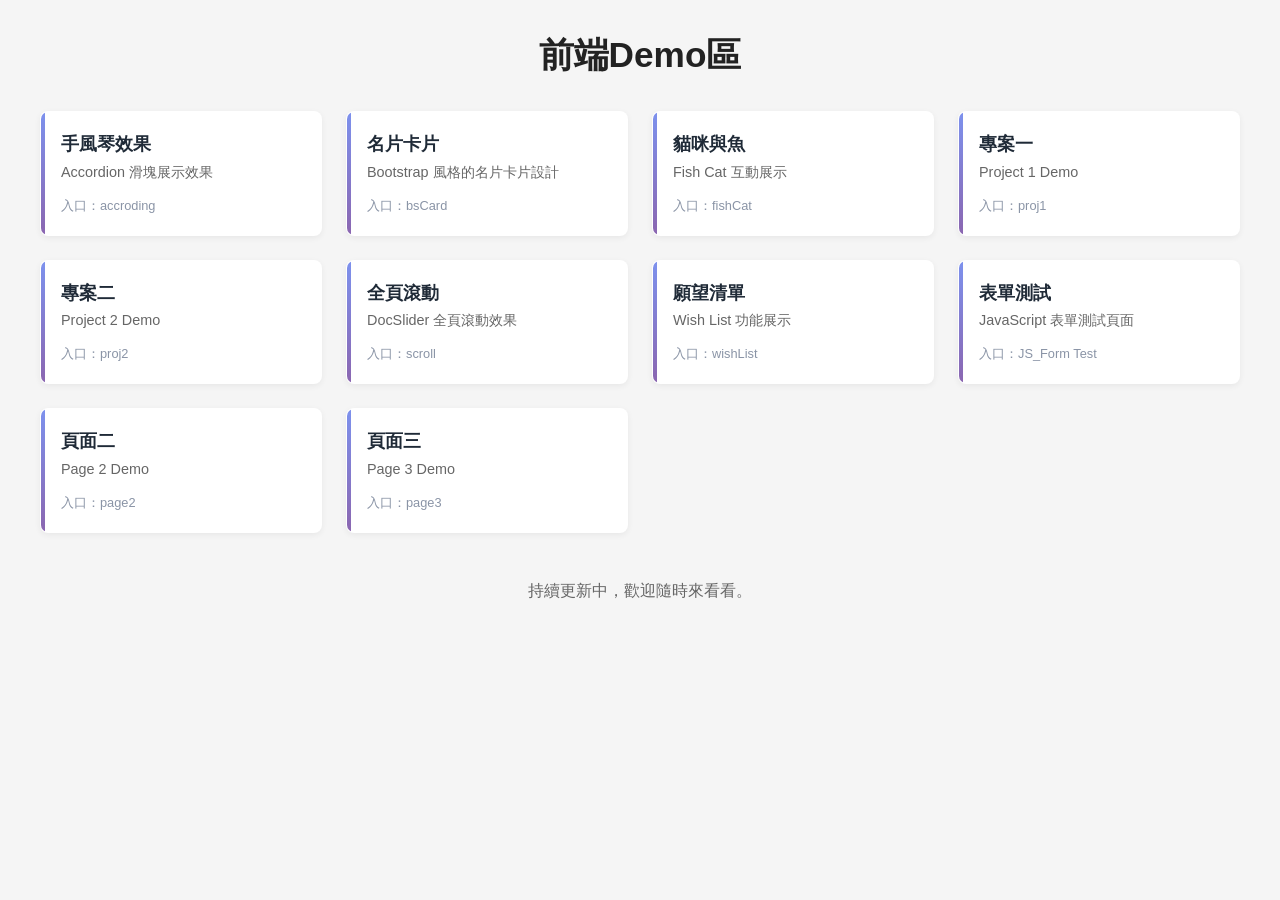
<file: index.html>
<!DOCTYPE html>
<html lang="zh-TW">
<head>
    <meta charset="UTF-8">
    <meta name="viewport" content="width=device-width, initial-scale=1.0">
    <title>前端Demo區</title>
    <style>
        * {
            margin: 0;
            padding: 0;
            box-sizing: border-box;
        }

        body {
            font-family: -apple-system, BlinkMacSystemFont, 'Segoe UI', 'Microsoft JhengHei', '微軟正黑體', Arial, sans-serif;
            background: #f5f5f5;
            min-height: 100vh;
            padding: 2rem;
            color: #222;
        }

        .container {
            max-width: 1200px;
            margin: 0 auto;
        }

        header {
            text-align: center;
            color: #222;
            margin-bottom: 2rem;
        }

        header {
            animation: headerIn 600ms ease-out both;
        }

        h1 {
            font-size: 2.2rem;
            margin-bottom: 0.5rem;
        }

        .subtitle {
            font-size: 1rem;
            color: #666;
        }

        .demos-grid {
            display: grid;
            grid-template-columns: repeat(auto-fill, minmax(280px, 1fr));
            gap: 1.5rem;
            margin-top: 2rem;
        }

        .demo-card {
            background: #ffffff;
            border-radius: 8px;
            padding: 1.25rem;
            box-shadow: 0 2px 6px rgba(0,0,0,0.06);
            transition: box-shadow 0.2s ease, transform 0.1s ease, border-color 0.2s ease;
            cursor: pointer;
            text-decoration: none;
            color: inherit;
            display: flex;
            flex-direction: column;
            height: 100%;

            position: relative;
            overflow: hidden;

            /* 進場動畫：JS 會加上 is-visible 觸發 */
            opacity: 0;
            transform: translateY(12px);
            border: 1px solid transparent;
        }

        .demo-card::before {
            content: "";
            position: absolute;
            left: 0;
            top: 0;
            bottom: 0;
            width: 4px;
            background: linear-gradient(180deg, #667eea, #764ba2);
            opacity: 0;
            transform: translateX(-6px);
            transition: opacity 0.2s ease, transform 0.2s ease;
        }

        .demo-card:hover {
            transform: translateY(-2px);
            box-shadow: 0 4px 10px rgba(0,0,0,0.12);
            border-color: rgba(102, 126, 234, 0.25);
        }

        .demo-card.is-visible {
            opacity: 1;
            transform: translateY(0);
            animation: cardIn 520ms ease-out both;
            animation-delay: calc(var(--i) * 60ms);
        }

        .demo-card.is-visible::before {
            opacity: 0.85;
            transform: translateX(0);
        }

        .demo-card:hover::before {
            opacity: 1;
        }

        .demo-card:focus-visible {
            outline: 3px solid rgba(102, 126, 234, 0.25);
            outline-offset: 2px;
        }

        .demo-title {
            font-size: 1.1rem;
            font-weight: 600;
            margin-bottom: 0.35rem;
            color: #1f2a37;
        }

        .demo-description {
            color: #666;
            font-size: 0.9rem;
            line-height: 1.5;

            /* 避免每個卡片文字長短差太多造成版面零散 */
            display: -webkit-box;
            -webkit-box-orient: vertical;
            -webkit-line-clamp: 2;
            line-clamp: 2;
            overflow: hidden;
        }

        .demo-meta {
            margin-top: auto;
            padding-top: 0.9rem;
            font-size: 0.8rem;
            color: #8a94a6;
            display: flex;
            align-items: center;
            gap: 0.5rem;
        }

        .demo-path {
            white-space: nowrap;
            overflow: hidden;
            text-overflow: ellipsis;
            flex: 1;
            min-width: 0;
        }

        footer {
            text-align: center;
            color: #666;
            margin-top: 3rem;
        }

        @keyframes headerIn {
            from {
                opacity: 0;
                transform: translateY(-8px);
            }
            to {
                opacity: 1;
                transform: translateY(0);
            }
        }

        @keyframes cardIn {
            from {
                opacity: 0;
                transform: translateY(12px);
            }
            to {
                opacity: 1;
                transform: translateY(0);
            }
        }

        @media (prefers-reduced-motion: reduce) {
            header, .demo-card {
                animation: none !important;
                transition: none !important;
            }
            .demo-card {
                opacity: 1;
                transform: none;
            }
        }

        @media (max-width: 768px) {
            h1 {
                font-size: 2rem;
            }
            .demos-grid {
                grid-template-columns: 1fr;
            }
        }
    </style>
</head>
<body>
    <div class="container">
        <header>
            <h1>前端Demo區</h1>
        </header>

        <div class="demos-grid" id="demosGrid">
            <!-- Demos will be populated by JavaScript -->
        </div>

        <footer>
            <p>持續更新中，歡迎隨時來看看。</p>
        </footer>
    </div>

    <script>
        const demos = [
            {
                title: '手風琴效果',
                description: 'Accordion 滑塊展示效果',
                path: 'demos/accroding/index.html'
            },
            {
                title: '名片卡片',
                description: 'Bootstrap 風格的名片卡片設計',
                path: 'demos/bsCard/index.html'
            },
            {
                title: '貓咪與魚',
                description: 'Fish Cat 互動展示',
                path: 'demos/fishCat/index.html'
            },
            {
                title: '專案一',
                description: 'Project 1 Demo',
                path: 'demos/proj1/index.html'
            },
            {
                title: '專案二',
                description: 'Project 2 Demo',
                path: 'demos/proj2/index.html'
            },
            {
                title: '全頁滾動',
                description: 'DocSlider 全頁滾動效果',
                path: 'demos/scroll/index.html'
            },
            {
                title: '願望清單',
                description: 'Wish List 功能展示',
                path: 'demos/wishList/index.html'
            },
            {
                title: '表單測試',
                description: 'JavaScript 表單測試頁面',
                path: 'demos/JS_Form Test.html'
            },
            {
                title: '頁面二',
                description: 'Page 2 Demo',
                path: 'demos/page2.html'
            },
            {
                title: '頁面三',
                description: 'Page 3 Demo',
                path: 'demos/page3.html'
            }
        ];

        const demosGrid = document.getElementById('demosGrid');

        function toDisplayPath(path) {
            // 把路徑簡化成更好看的入口名稱，讓卡片資訊更集中
            let p = String(path || '');
            p = p.replace(/^demos\//, '');
            p = p.replace(/\/index\.html$/, '');
            p = p.replace(/\.html$/, '');
            return p;
        }
        
        demos.forEach((demo, index) => {
            const card = document.createElement('a');
            card.href = demo.path;
            card.className = 'demo-card';

            // 讓每個卡片依序進場（用 CSS 計算 delay）
            card.style.setProperty('--i', String(index));
            card.innerHTML = `
                <div class="demo-title">${demo.title}</div>
                <div class="demo-description">${demo.description}</div>
                <div class="demo-meta">
                    <div class="demo-path">入口：${toDisplayPath(demo.path)}</div>
                </div>
            `;
            demosGrid.appendChild(card);
        });

        // 觸發進場動畫
        requestAnimationFrame(() => {
            const cards = document.querySelectorAll('.demo-card');
            cards.forEach(card => card.classList.add('is-visible'));
        });
    </script>
</body>
</html>
</file>
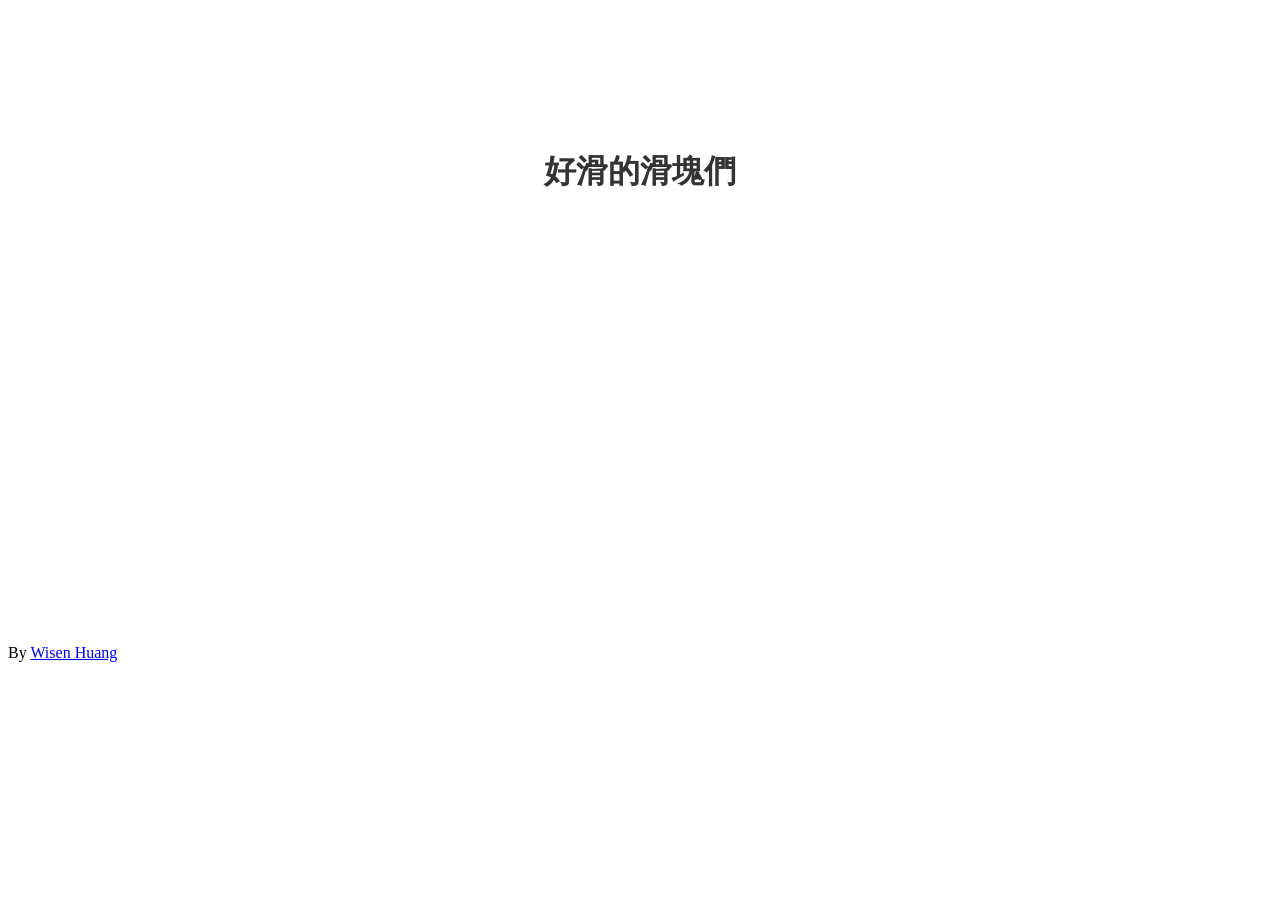
<file: accroding/index.html>
<!doctype html>
<html>
<head>
<meta charset="utf-8">
<title>Page4</title>
<style class="cp-pen-styles">
@import url(http://fonts.googleapis.com/css?family=Open+Sans);
@import url(http://fonts.googleapis.com/css?family=Montserrat:700);

h1 {
  text-align: center;
  font-family: Montserrat, sans-serif;
  color: #333;
  margin-top:150px;
}

.accordion {
  width: 100%;
  max-width: 1080px;
  height: 350px;
  overflow: hidden;
  margin: 50px auto;
}

.accordion ul {
  width: 100%;
  display: table;
  table-layout: fixed;
  margin: 0;
  padding: 0;
}

.accordion ul li {
  display: table-cell;
  vertical-align: bottom;
  position: relative;
  width: 16.666%;
  height: 350px;
  background-repeat: no-repeat;
  background-position: center center;
  transition: all 500ms ease;
}

.accordion ul li div {
  display: block;
  overflow: hidden;
  width: 100%;
}

.accordion ul li div a {
  display: block;
  height: 350px;
  width: 100%;
  position: relative;
  z-index: 3;
  vertical-align: bottom;
  padding: 15px 20px;
  box-sizing: border-box;
  color: #fff;
  text-decoration: none;
  font-family: Open Sans, sans-serif;
  transition: all 200ms ease;
}

.accordion ul li div a * {
  opacity: 0;
  margin: 0;
  width: 100%;
  text-overflow: ellipsis;
  position: relative;
  z-index: 5;
  white-space: nowrap;
  overflow: hidden;
  -webkit-transform: translateX(-20px);
  transform: translateX(-20px);
  -webkit-transition: all 400ms ease;
  transition: all 400ms ease;
}

.accordion ul li div a h2 {
  font-family: Montserrat, sans-serif;
  text-overflow: clip;
  font-size: 24px;
  text-transform: uppercase;
  margin-bottom: 2px;
  top: 160px;
}

.accordion ul li div a p {
  top: 160px;
  font-size: 13.5px;
}

.accordion ul li:nth-child(1) { background-image: url("https://unsplash.it/650/350?image=675"); }

.accordion ul li:nth-child(2) { background-image: url("https://unsplash.it/650/350?image=674"); }

.accordion ul li:nth-child(3) { background-image: url("https://unsplash.it/650/350?image=678"); }

.accordion ul li:nth-child(4) { background-image: url("https://unsplash.it/650/350?image=672"); }

.accordion ul li:nth-child(5) { background-image: url("https://unsplash.it/650/350?image=671"); }

.accordion ul li:nth-child(6) { background-image: url("https://unsplash.it/650/350?image=670"); }

.accordion ul:hover li { width: 8%; }

.accordion ul:hover li:hover { width: 60%; }

.accordion ul:hover li:hover a { background: rgba(0, 0, 0, 0.4); }

.accordion ul:hover li:hover a * {
  opacity: 1;
  -webkit-transform: translateX(0);
  transform: translateX(0);
}
 @media screen and (max-width: 600px) {

body { margin: 0; }

.accordion { height: auto; }

.accordion ul li,
.accordion ul li:hover,
.accordion ul:hover li,
.accordion ul:hover li:hover {
  position: relative;
  display: table;
  table-layout: fixed;
  width: 100%;
  -webkit-transition: none;
  transition: none;
}
}
</style>
<link href="http://www.cssscript.com/wp-includes/css/sticky.css" rel="stylesheet" type="text/css">
</head>

<body>
<div id="css-script-menu">
  <div class="css-script-center">
    <ul>
      <!--
        <li><a href="http://www.cssscript.com/pure-css-responsive-horizontal-accordion/">Download</a></li>
        <li><a href="http://www.cssscript.com/">Back To CSS Script</a></li>
      -->
      
    </ul>
    <div class="css-script-ads"><script type="text/javascript"><!--
google_ad_client = "ca-pub-2783044520727903";
/* CSSScript Demo Page */
google_ad_slot = "3025259193";
google_ad_width = 728;
google_ad_height = 90;
//-->
</script>
      <script type="text/javascript"
src="//pagead2.googlesyndication.com/pagead/show_ads.js">
</script></div>
    <div class="css-script-clear"></div>
  </div>
</div>
<h1>好滑的滑塊們</h1>
<div class="accordion">
  <ul>
    <li>
      <div> <a href="../index.html">
        <h2>海啦！</h2>
        <p>我浪飄飄</p>
        </a> </div>
    </li>
    <li>
      <div> <a href="../index.html">
        <h2>葡啦！</h2>
        <p>這裡都是我兄弟</p>
        </a> </div>
    </li>
    <li>
      <div> <a href="../index.html">
        <h2>山啦！</h2>
        <p>好綠哦</p>
        </a> </div>
    </li>
    <li>
      <div> <a href="../index.html">
        <h2>捷運啦！</h2>
        <p>好臭餒</p>
        </a> </div>
    </li>
    <li>
      <div> <a href="../index.html">
        <h2>橋啦！</h2>
        <p>好高哦</p>
        </a> </div>
    </li>
    <li>
      <div> <a href="../index.html">
        <h2>車啦！</h2>
        <p>快閃開哦~撞到不負責</p>
        </a> </div>
    </li>
  </ul>
</div>
<p class="about"> By <a href="https://github.com/Wisen4134/test" rel="nofollow">Wisen Huang</a> </p>
<script>
  (function(i,s,o,g,r,a,m){i['GoogleAnalyticsObject']=r;i[r]=i[r]||function(){
  (i[r].q=i[r].q||[]).push(arguments)},i[r].l=1*new Date();a=s.createElement(o),
  m=s.getElementsByTagName(o)[0];a.async=1;a.src=g;m.parentNode.insertBefore(a,m)
  })(window,document,'script','//www.google-analytics.com/analytics.js','ga');

  ga('create', 'UA-46156385-1', 'cssscript.com');
  ga('send', 'pageview');

</script>
</body>
</html>
</file>
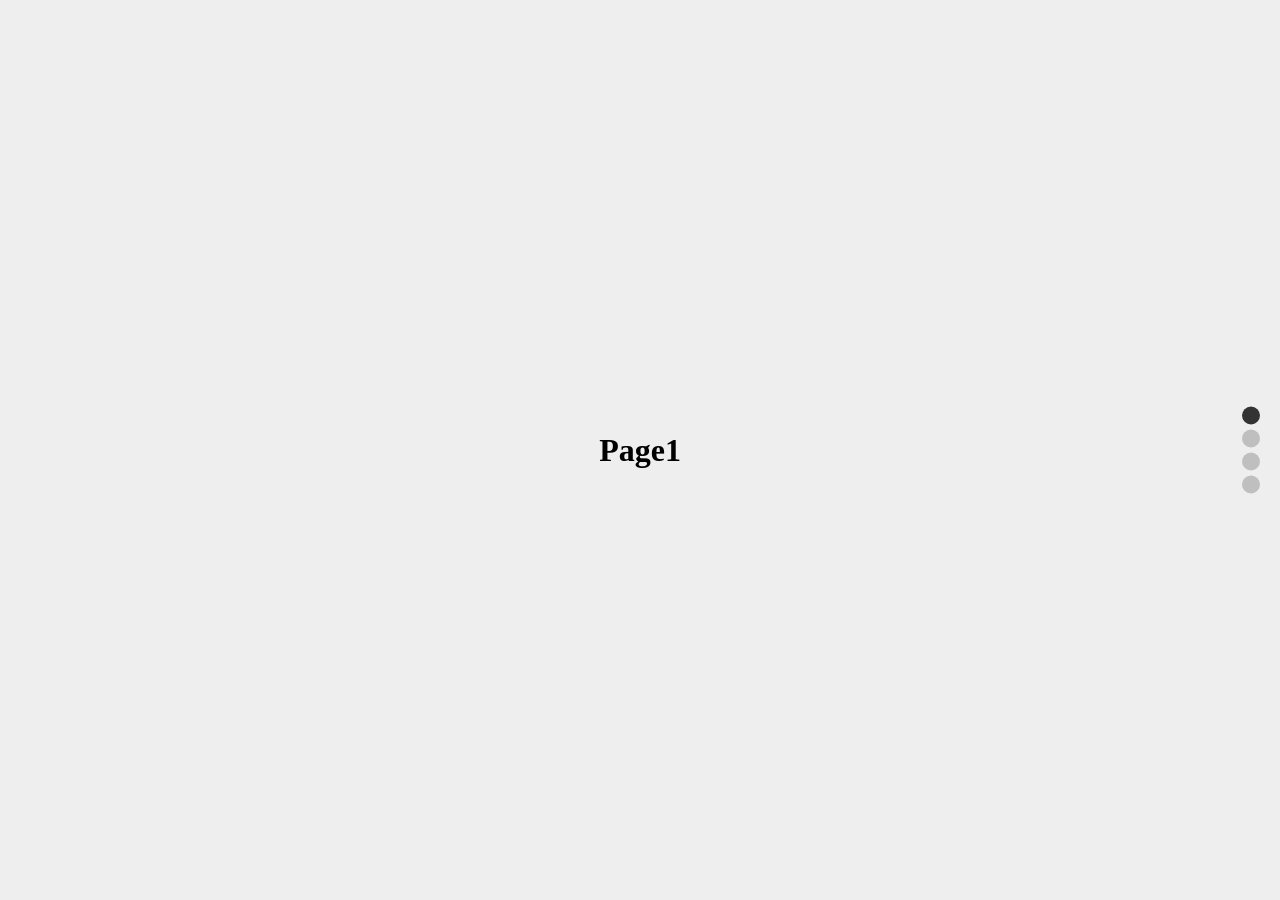
<file: scroll/index.html>
<!DOCTYPE HTML>
<html lang="en">
<head>
    <meta charset="UTF-8">
    <meta name="viewport"
          content="width=device-width, user-scalable=no, initial-scale=1.0, maximum-scale=1.0, minimum-scale=1.0">
    <meta http-equiv="X-UA-Compatible" content="ie=edge">
    <link rel="stylesheet" href="docSlider.css">
    <style>
        section:nth-child(odd){
            background-color: #eee;
        }
        .inner{
            height: 100%;
            display: flex;
            justify-content: center;
            align-items: center;
            font-weight: bold;
            font-size: 2em;
        }

    </style>
    <title>滾阿滾</title>
</head>
<body>

<div class="docSlider">
    <section>
        <div class="inner">Page1</div>
    </section>
    <section>
        <div class="inner">Page2</div>
    </section>
    <section>
        <div class="inner">Page3</div>
    </section>
    <section>
        <div class="inner">Page4</div>
    </section>
</div>

<script src="docSlider.min.js"></script>
<script>docSlider.init();</script>
</body>
</html>
</file>
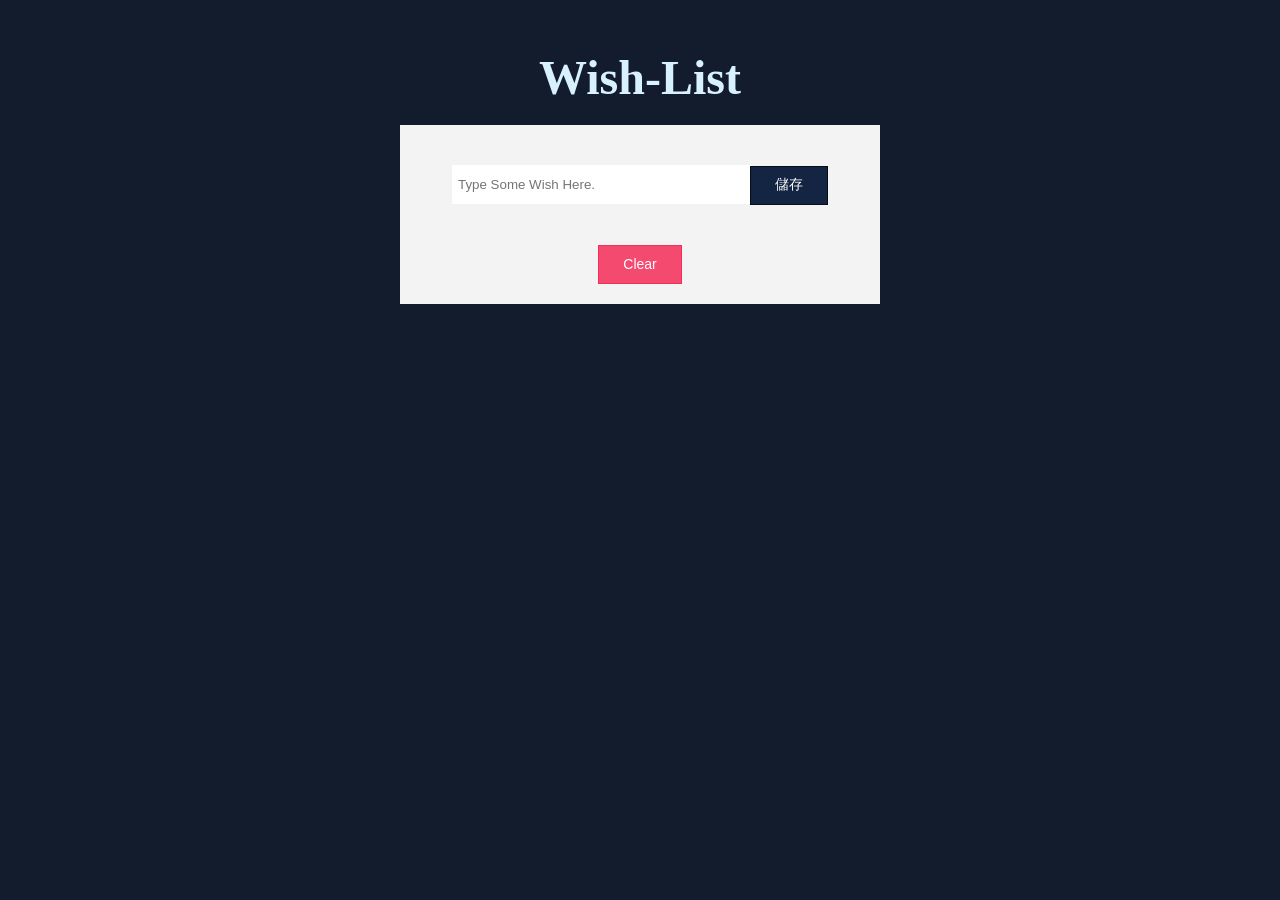
<file: wishList/index.html>
<!DOCTYPE html>
<html lang="zh-Hant-TW">
<head>
    <meta charset="UTF-8">
    <meta name="viewport" content="width=device-width, initial-scale=1.0">
    <title>Wish-List</title>
    <style>
        *{ box-sizing: border-box; position: relative;}
        html, body{width: 100%;height: 100%;margin: 0;padding: 0;font-family: '微軟正黑體';background-color: #131c2d;}
        button{border-width: 0px; font-size: 14px; padding: 4px 24px; cursor: pointer; height: 39px;}
        button:focus{outline: 0px;}
        .wrapper{max-width: 480px; max-height: 500px; width: 90%; margin: auto; text-align: center;}
        .pageTitle{font-size: 48px; color: #D8F1FF; padding-top: 50px; padding-bottom: 20px; margin: 0px;}
        .content{width: 100%; background-color: #f3f3f3; padding-top: 20px; padding-bottom: 20px;}
        .inputBox{display: block; vertical-align: middle; margin: auto; margin-top: 20px;}
        .text{padding: 6px; margin: 0px;margin-right: -6px; border-width: 0px; height: 39px; max-width: 300px; width: 70%;}
        .text:focus{outline: 0px;}
        .submit{background-color: #142443; color: #fff; border: 1px solid #070c15; transition: .3s;}
        .submit:hover{background-color: #0a1324;}
        .wishList{text-align: left; width: 95%; margin: 10px auto; list-style: none; padding: 10px;}
        .wishItem{width: 100%; background-color: #fff; border-bottom: 1px solid #eeeeee; overflow: hidden;}
        .del{cursor: pointer; background-color: #40C7A1; padding: 8px 12px; display: inline-block; color: #fff; transition: .3s;}
        .del:hover{background-color: rgb(235, 82, 82);}
        .value{margin-left: 10px; margin-right: 10px;}
        .clearWishList{display: block; margin: auto; background-color: #F54A6F; color: #fff; border: 1px solid #f52f5a; transition: .3s;}
        .clearWishList:hover{background-color: #e92e56;}
    </style>
</head>
<body>
    <div class="wrapper">
        <h1 class="pageTitle">Wish-List</h1>
        <div class="content">
            <div class="inputBox">
                <input type="text" class="text" placeholder="Type Some Wish Here.">
                <button class="submit">儲存</button>
            </div>
            <ul class="wishList"></ul>
            <button class="clearWishList">Clear</button>
        </div>
    </div>
    
    <script>
        
        // saveWish //儲存資料在 localstrage 並輸出在頁面
        // postWish //新增資料
        // setWishList //製作資料清單
        // removeWishList //清除資料清單
        // updateWishList //更新資料


        // 儲存的變數，這邊要特別注意，在第一次提取會取不到資料（null），因此如果無資料就建立空陣列
        const wishList = JSON.parse(window.localStorage.getItem('wishList')) || [];
        function saveWish() {
            /*
            | 得到 input 內容，先確認是否為空值
            | push 到陣列
            | 執行 localStroage
            | 刪除 input 內容
            | 回傳 input 內容
            */
            const value = document.querySelector('.text').value;
            if (!value) return alert('你沒有輸入願望喔！');
            wishList.push(value);
            updateWishList(wishList);
            document.querySelector('.text').value = '';
            return value;
        }
        function setWishList() {
            /*
            | 用 for 將陣列印在網頁上
            */
            for(let i = 0; i < wishList.length; i++) {
                const item = document.createElement('li');
                item.classList.add('wishItem');
                item.innerHTML = `
                <span class="del">X</span><span class="value">${wishList[i]}</span>
                `
                document.querySelector('.wishList').appendChild(item);
            }
        }
        function postWish(value){
            /*
            | 得到 input 內容，先確認是否為空值
            | 將內容新增至 wishList
            */
            if (!value) return;
            const item = document.createElement('li');
            item.classList.add('wishItem');
            item.innerHTML = `
            <span class="del">X</span><span class="value">${value}</span>
            `
            document.querySelector('.wishList').appendChild(item);
        }

        function removeWishList() {
            /*
            | 刪除 localstorage 資料
            */
            window.localStorage.clear();
            let element = document.querySelector('.wishList')

            /*
            | 用迴圈的方式刪除所有的 li
            */
            while(element.firstChild) {
                element.removeChild(element.firstChild);
            }
            wishList.length = 0;
        }
        function updateWishList(newArr) {
            /*
            | 將陣列轉成字串，存入 localstorage
            */
            window.localStorage.setItem('wishList', JSON.stringify(newArr));
        }


        // 監聽事件
        document.querySelector(".submit").addEventListener('click',function(){
            postWish(saveWish());
        });

        document.querySelector(".clearWishList").addEventListener('click',function(){
            removeWishList();
        });

        document.querySelector(".wishList").addEventListener('click',function(e){
            /*
            | 得到點擊的位置，先確認是否是刪除按鈕（利用判斷 class）
            | 取得 li
            | 刪除 li
            */
            if(!e.target.classList.contains("del")) return;
            let item = e.target.parentElement
            item.remove();

            /*
            | 先得到 li 內容，並找出對應的位置
            | 從清單上刪除
            | 更新至 localStroage
            */
            let itemConent = item.children[1].textContent;
            let index = wishList.indexOf(itemConent)
            wishList.splice(index,1)
            updateWishList(wishList);
        });


        // 一開始印出願望清單在網頁上
        setWishList();
    </script>
</body>
</html>
</file>
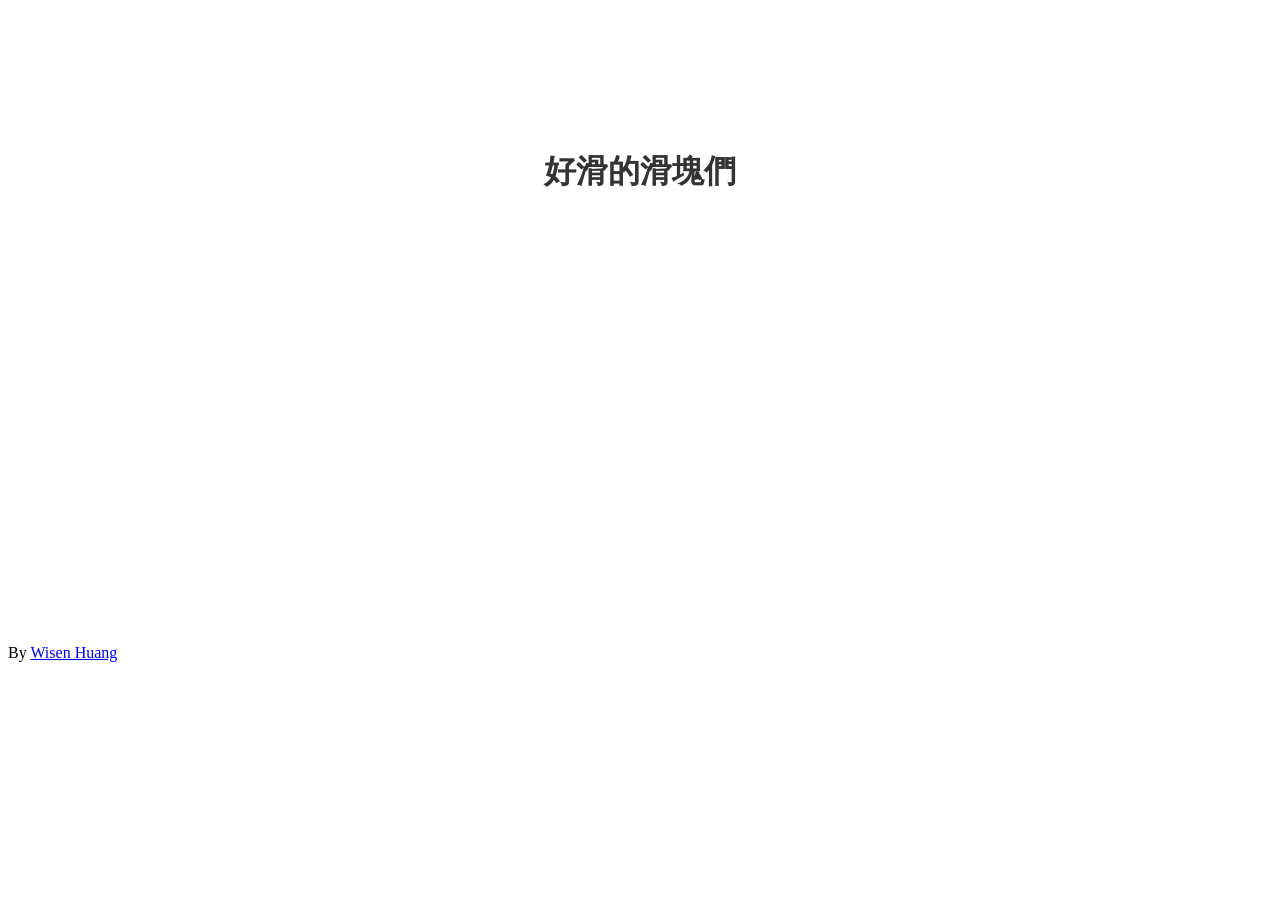
<file: demos/accroding/index.html>
<!doctype html>
<html>
<head>
<meta charset="utf-8">
<title>Page4</title>
<style class="cp-pen-styles">
@import url(http://fonts.googleapis.com/css?family=Open+Sans);
@import url(http://fonts.googleapis.com/css?family=Montserrat:700);

h1 {
  text-align: center;
  font-family: Montserrat, sans-serif;
  color: #333;
  margin-top:150px;
}

.accordion {
  width: 100%;
  max-width: 1080px;
  height: 350px;
  overflow: hidden;
  margin: 50px auto;
}

.accordion ul {
  width: 100%;
  display: table;
  table-layout: fixed;
  margin: 0;
  padding: 0;
}

.accordion ul li {
  display: table-cell;
  vertical-align: bottom;
  position: relative;
  width: 16.666%;
  height: 350px;
  background-repeat: no-repeat;
  background-position: center center;
  transition: all 500ms ease;
}

.accordion ul li div {
  display: block;
  overflow: hidden;
  width: 100%;
}

.accordion ul li div a {
  display: block;
  height: 350px;
  width: 100%;
  position: relative;
  z-index: 3;
  vertical-align: bottom;
  padding: 15px 20px;
  box-sizing: border-box;
  color: #fff;
  text-decoration: none;
  font-family: Open Sans, sans-serif;
  transition: all 200ms ease;
}

.accordion ul li div a * {
  opacity: 0;
  margin: 0;
  width: 100%;
  text-overflow: ellipsis;
  position: relative;
  z-index: 5;
  white-space: nowrap;
  overflow: hidden;
  -webkit-transform: translateX(-20px);
  transform: translateX(-20px);
  -webkit-transition: all 400ms ease;
  transition: all 400ms ease;
}

.accordion ul li div a h2 {
  font-family: Montserrat, sans-serif;
  text-overflow: clip;
  font-size: 24px;
  text-transform: uppercase;
  margin-bottom: 2px;
  top: 160px;
}

.accordion ul li div a p {
  top: 160px;
  font-size: 13.5px;
}

.accordion ul li:nth-child(1) { background-image: url("https://unsplash.it/650/350?image=675"); }

.accordion ul li:nth-child(2) { background-image: url("https://unsplash.it/650/350?image=674"); }

.accordion ul li:nth-child(3) { background-image: url("https://unsplash.it/650/350?image=678"); }

.accordion ul li:nth-child(4) { background-image: url("https://unsplash.it/650/350?image=672"); }

.accordion ul li:nth-child(5) { background-image: url("https://unsplash.it/650/350?image=671"); }

.accordion ul li:nth-child(6) { background-image: url("https://unsplash.it/650/350?image=670"); }

.accordion ul:hover li { width: 8%; }

.accordion ul:hover li:hover { width: 60%; }

.accordion ul:hover li:hover a { background: rgba(0, 0, 0, 0.4); }

.accordion ul:hover li:hover a * {
  opacity: 1;
  -webkit-transform: translateX(0);
  transform: translateX(0);
}
 @media screen and (max-width: 600px) {

body { margin: 0; }

.accordion { height: auto; }

.accordion ul li,
.accordion ul li:hover,
.accordion ul:hover li,
.accordion ul:hover li:hover {
  position: relative;
  display: table;
  table-layout: fixed;
  width: 100%;
  -webkit-transition: none;
  transition: none;
}
}
</style>
<link href="http://www.cssscript.com/wp-includes/css/sticky.css" rel="stylesheet" type="text/css">
</head>

<body>
<div id="css-script-menu">
  <div class="css-script-center">
    <ul>
      <!--
        <li><a href="http://www.cssscript.com/pure-css-responsive-horizontal-accordion/">Download</a></li>
        <li><a href="http://www.cssscript.com/">Back To CSS Script</a></li>
      -->
      
    </ul>
    <div class="css-script-ads"><script type="text/javascript"><!--
google_ad_client = "ca-pub-2783044520727903";
/* CSSScript Demo Page */
google_ad_slot = "3025259193";
google_ad_width = 728;
google_ad_height = 90;
//-->
</script>
      <script type="text/javascript"
src="//pagead2.googlesyndication.com/pagead/show_ads.js">
</script></div>
    <div class="css-script-clear"></div>
  </div>
</div>
<h1>好滑的滑塊們</h1>
<div class="accordion">
  <ul>
    <li>
      <div> <a href="../../index.html">
        <h2>海啦！</h2>
        <p>我浪飄飄</p>
        </a> </div>
    </li>
    <li>
      <div> <a href="../../index.html">
        <h2>葡啦！</h2>
        <p>這裡都是我兄弟</p>
        </a> </div>
    </li>
    <li>
      <div> <a href="../../index.html">
        <h2>山啦！</h2>
        <p>好綠哦</p>
        </a> </div>
    </li>
    <li>
      <div> <a href="../../index.html">
        <h2>捷運啦！</h2>
        <p>好臭餒</p>
        </a> </div>
    </li>
    <li>
      <div> <a href="../../index.html">
        <h2>橋啦！</h2>
        <p>好高哦</p>
        </a> </div>
    </li>
    <li>
      <div> <a href="../../index.html">
        <h2>車啦！</h2>
        <p>快閃開哦~撞到不負責</p>
        </a> </div>
    </li>
  </ul>
</div>
<p class="about"> By <a href="https://github.com/Wisen4134/test" rel="nofollow">Wisen Huang</a> </p>
<script>
  (function(i,s,o,g,r,a,m){i['GoogleAnalyticsObject']=r;i[r]=i[r]||function(){
  (i[r].q=i[r].q||[]).push(arguments)},i[r].l=1*new Date();a=s.createElement(o),
  m=s.getElementsByTagName(o)[0];a.async=1;a.src=g;m.parentNode.insertBefore(a,m)
  })(window,document,'script','//www.google-analytics.com/analytics.js','ga');

  ga('create', 'UA-46156385-1', 'cssscript.com');
  ga('send', 'pageview');

</script>
</body>
</html>
</file>
<file: scroll/docSlider.css>
/**-----------------------

 docSlider.js - ver.3.0.1
 URL : https://prjct-samwest.github.io/docSlider/
 created by SamWest
 Copyright (c) 2020 SamWest.
 This plugin is released under the MIT License.

 -----------------------**/
/* CHANGE THE PAGER STYLE */
.docSlider-pager {
  position: fixed;
  z-index: 100;
  top: 50%;
  right: 20px;
  transform: translateY(-50%);
}

/* CHANGE THE BUTTON STYLE */
.docSlider-button {
  height: 18px;
  width: 18px;
  border-radius: 50%;
  cursor: pointer;
  display: block;
  margin: 5px 0;
  background-color: #333;
  opacity: .25;
  appearance: none;
  border: none;
  box-sizing: border-box;
}

.docSlider-button.selected {
  opacity: 1;
}

.docSlider-button:active {
  outline: none;
}

/**------------------------------
  REWRITING IS NOT RECOMMENDED
 -----------------------------**/
html, body {
  overflow: hidden;
  touch-action: none;
  height: 100%;
}

html, body,
.docSlider,
.docSlider-inner,
.docSlider-page {
  box-sizing: border-box;
  margin: 0;
  padding: 0;
  appearance: none;
  border: none;
  outline: none;
}

html:active, body:active,
.docSlider:active,
.docSlider-inner:active,
.docSlider-page:active {
  outline: none;
}

.docSlider {
  overflow: hidden;
  width: 100vw;
  height: 100vh;
  position: fixed;
  top: 0;
  left: 0;
}

.docSlider-inner {
  width: inherit;
  height: inherit;
  position: fixed;
  top: 0;
  left: 0;
}

.docSlider-page {
  height: inherit;
  width: inherit;
  overflow: auto;
  position: absolute;
  overflow-scrolling: touch;
}
</file>
